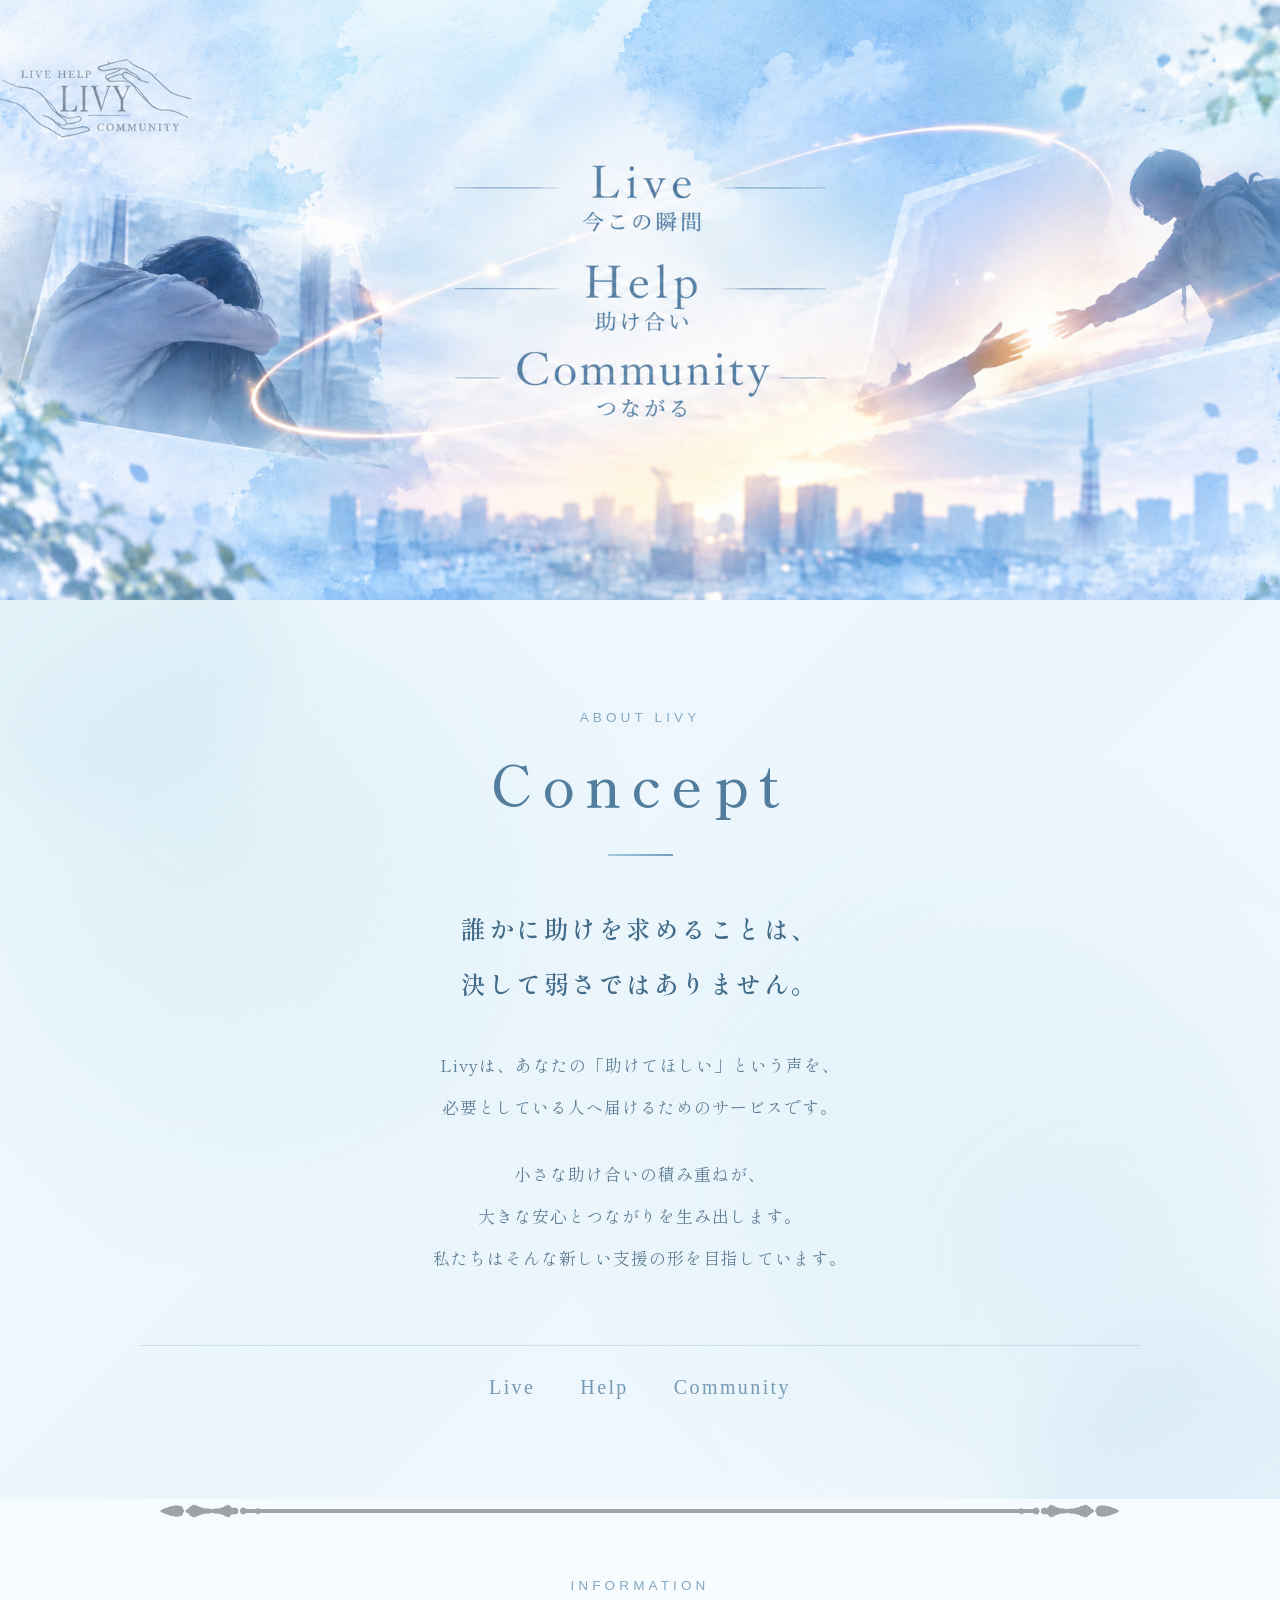
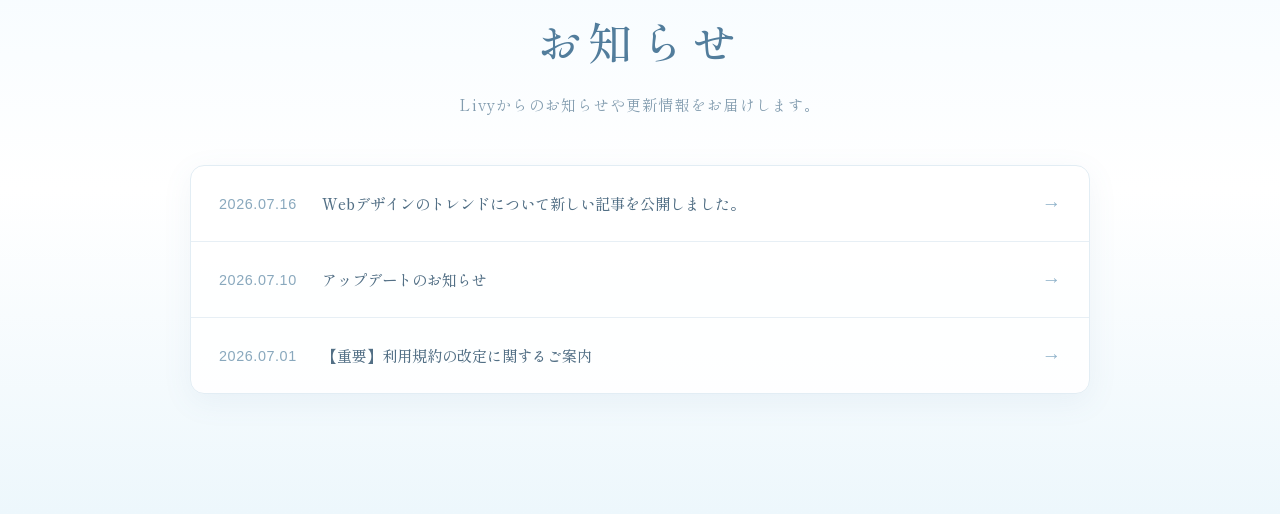
<file: front/templates/about.html>
<!DOCTYPE html>
<html lang="ja">
<head>
    <meta charset="UTF-8">
    <meta name="viewport" content="width=device-width, initial-scale=1.0">
    <title>Livy about</title>

    <!-- CSS -->
    <link rel="stylesheet" href="../static/css/common.css">
    <link rel="stylesheet" href="../static/css/about.css">

    <!-- Google Fonts -->
    <link rel="preconnect" href="https://fonts.googleapis.com">
    <link rel="preconnect" href="https://fonts.gstatic.com" crossorigin>
    <link href="https://fonts.googleapis.com/css2?family=Shippori+Mincho&display=swap" rel="stylesheet">
</head>

<body>

    <!-- ヘッダー -->
    <header class="livy_header">
        <img
            src="../static/image/livyheader.jpg"
            alt="Livy"
            class="livy_header_image"
        >
    </header>

    <main>
        <!-- コンセプト -->
        <section id="concept">
            <div class="concept_inner">

                <p class="section_subtitle">ABOUT LIVY</p>
                <h1>Concept</h1>
                <div class="concept_decoration"></div>

                <p class="concept_lead">
                    誰かに助けを求めることは、<br>
                    決して弱さではありません。
                </p>

                <p class="concept_text">
                    Livyは、あなたの「助けてほしい」という声を、<br>
                    必要としている人へ届けるためのサービスです。
                </p>

                <p class="concept_text">
                    小さな助け合いの積み重ねが、<br>
                    大きな安心とつながりを生み出します。<br>
                    私たちはそんな新しい支援の形を目指しています。
                </p>

                <div class="concept_message">
                    <span>Live</span>
                    <span>Help</span>
                    <span>Community</span>
                </div>

            </div>
        </section>

        <!-- セクション区切り -->
        <div id="line">
            <figure>
                <img src="../static/image/line.png" alt="">
            </figure>
        </div>

        <!-- お知らせ -->
        <section id="notice">
            <div class="notice_inner">
                <p class="section_subtitle">INFORMATION</p>
                <h1>お知らせ</h1>
                <p class="notice_description">
                    Livyからのお知らせや更新情報をお届けします。
                </p>

                <div class="news_wrapper">
                    <ul class="news_list">

                        <li class="news_item">
                            <a href="#" class="news_link">
                                <time class="news_date" datetime="2026-07-16">
                                    2026.07.16
                                </time>
                                <span class="news_title">
                                    Webデザインのトレンドについて新しい記事を公開しました。
                                </span>
                                <span class="news_arrow">→</span>
                            </a>
                        </li>

                        <li class="news_item">
                            <a href="#" class="news_link">
                                <time class="news_date" datetime="2026-07-10">
                                    2026.07.10
                                </time>
                                <span class="news_title">
                                    アップデートのお知らせ
                                </span>
                                <span class="news_arrow">→</span>
                            </a>
                        </li>

                        <li class="news_item">
                            <a href="#" class="news_link">
                                <time class="news_date" datetime="2026-07-01">
                                    2026.07.01
                                </time>
                                <span class="news_title">
                                    【重要】利用規約の改定に関するご案内
                                </span>
                                <span class="news_arrow">→</span>
                            </a>
                        </li>
                    </ul>
                </div>
            </div>
        </section>
    </main>

    <footer></footer>

</body>
</html>
</file>
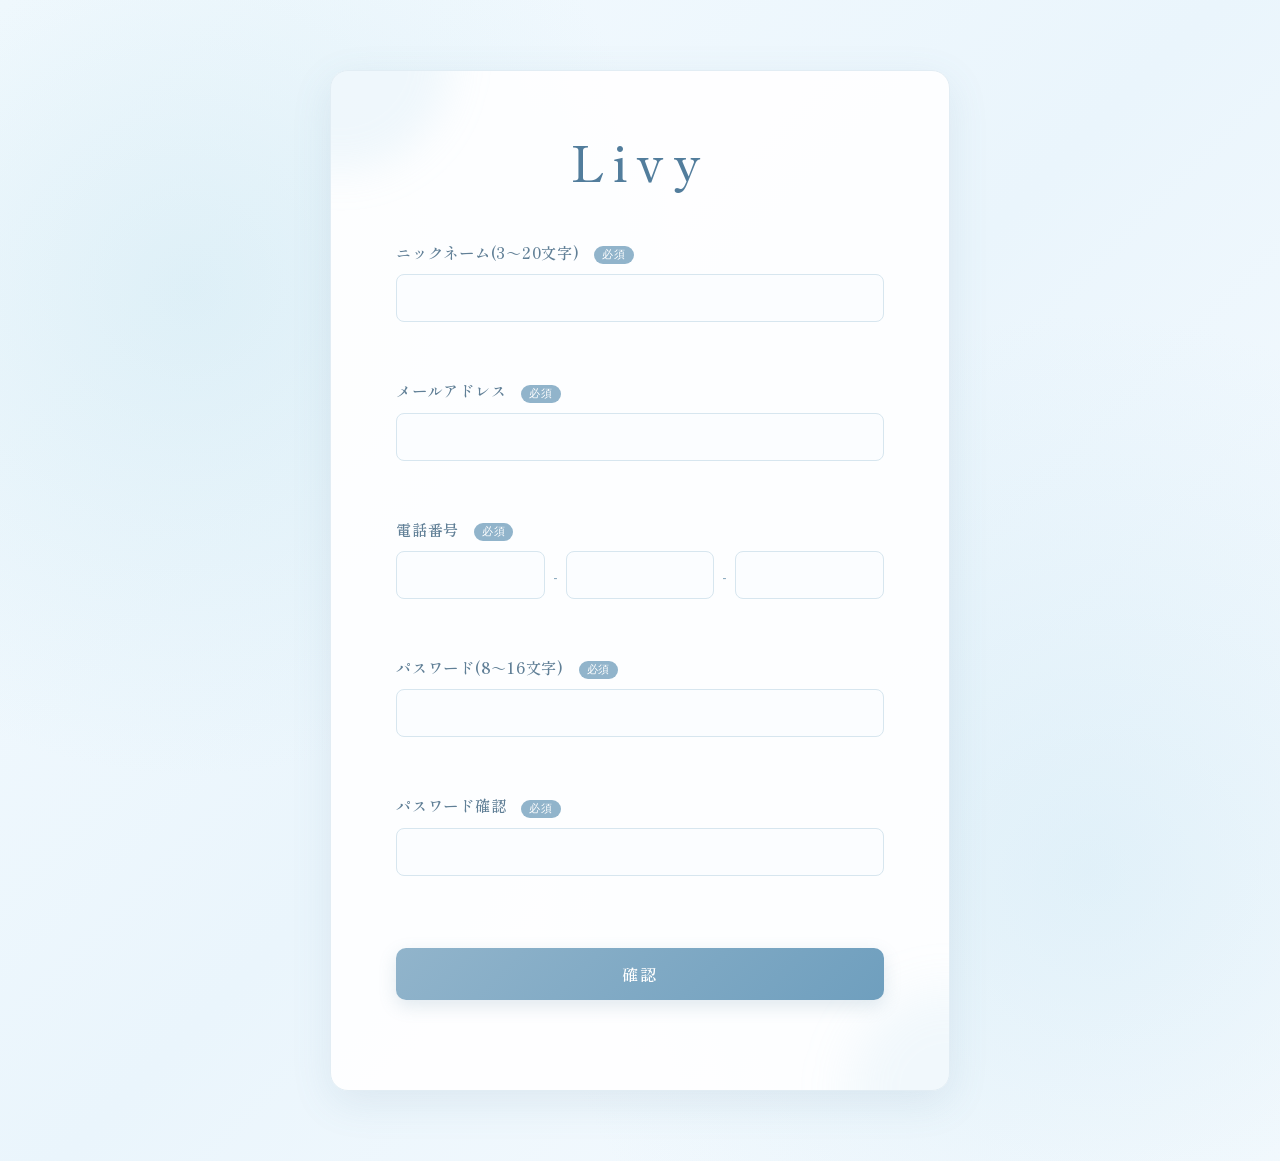
<file: front/templates/accountMake.html>
<!DOCTYPE html>
<html lang="ja">
<head>
    <meta charset="UTF-8">
    <meta name="viewport" content="width=device-width, initial-scale=1.0">
    <title>Livy 会員登録</title>

    <!-- CSS -->
    <link rel="stylesheet" href="../static/css/common.css">
    <link rel="stylesheet" href="../static/css/accountMake.css">

    <!-- Google Fonts -->
    <link rel="preconnect" href="https://fonts.googleapis.com">
    <link rel="preconnect" href="https://fonts.gstatic.com" crossorigin>
    <link href="https://fonts.googleapis.com/css2?family=Shippori+Mincho&display=swap" rel="stylesheet">

    <!-- JavaScript -->
    <script src="../static/js/accountMake.js" defer></script>

</head>

<body>

    <div class="card">
        <h1>Livy</h1>

        <form method="post" onsubmit="return chkAll()">
            <div class="control">
                <label for="nickname">
                    ニックネーム(3～20文字)
                    <span class="required">必須</span>
                </label>
                <input type="text"
                       name="nickname"
                       id="nickname"
                       minlength="3"
                       maxlength="20"
                       oninput="chkHissu('nickname')"
                       required>
                <div id="nicknameErrorMsg" class="errorMsg"></div>
            </div>

            <div class="control">
                <label for="mail">
                    メールアドレス
                    <span class="required">必須</span>
                </label>
                <input type="email"
                       name="mail"
                       id="mail"
                       oninput="chkmailHissu('mail')"
                       required>
                <div id="mailErrorMsg" class="errorMsg"></div>
            </div>

            <div class="control">
                <label for="denwabangou1">
                    電話番号
                    <span class="required">必須</span>
                </label>
                <div>
                    <input type="text"
                           name="denwabangou1"
                           id="denwabangou1"
                           size="4"
                           maxlength="4"
                           oninput="chksuuchiHissu()"
                           required>
                    -
                    <input type="text"
                           name="denwabangou2"
                           id="denwabangou2"
                           size="4"
                           maxlength="4"
                           oninput="chksuuchiHissu()"
                           required>
                    -
                    <input type="text"
                           name="denwabangou3"
                           id="denwabangou3"
                           size="4"
                           maxlength="4"
                           oninput="chksuuchiHissu()"
                           required>
                </div>
                <div id="denwabangouErrorMsg" class="errorMsg"></div>
            </div>

            <div class="control">
                <label for="password">
                    パスワード(8～16文字)
                    <span class="required">必須</span>
                </label>
                <input type="password"
                       name="password"
                       id="password"
                       minlength="8"
                       maxlength="16"
                       oninput="chkPassword()"
                       required>
                <div id="passwordErrorMsg" class="errorMsg"></div>
            </div>

            <div class="control">
                <label for="passcheck">
                    パスワード確認
                    <span class="required">必須</span>
                </label>
                <input type="password"
                       name="passcheck"
                       id="passcheck"
                       minlength="8"
                       maxlength="16"
                       oninput="chkPasswordCheck()"
                       required>
                <div id="passcheckErrorMsg" class="errorMsg"></div>
            </div>

            <div class="control">
                <button id="signupbutton" type="submit">確認</button>
            </div>

        </form>

    </div>

            <!-- 確認モーダル -->
        <div id="confirmModal" class="modal">
            <div class="modal_content">

                <p class="modal_subtitle">CONFIRMATION</p>
                <h2>入力内容の確認</h2>

                <div class="modal_line"></div>

                <div class="confirm_list">

                    <div class="confirm_item">
                        <span class="confirm_label">ニックネーム</span>
                        <span id="confirmNickname"></span>
                    </div>

                    <div class="confirm_item">
                        <span class="confirm_label">メールアドレス</span>
                        <span id="confirmMail"></span>
                    </div>

                    <div class="confirm_item">
                        <span class="confirm_label">電話番号</span>
                        <span id="confirmTel"></span>
                    </div>

                    <div class="confirm_item">
                        <span class="confirm_label">パスワード</span>
                        <span>●●●●●●●●</span>
                    </div>

                </div>

                <div class="modal_buttons">
                    <button type="button" id="changeButton">変更する</button>
                    <button type="button" id="registerButton">登録する</button>
                </div>

            </div>
        </div>

</body>
</html>
</file>
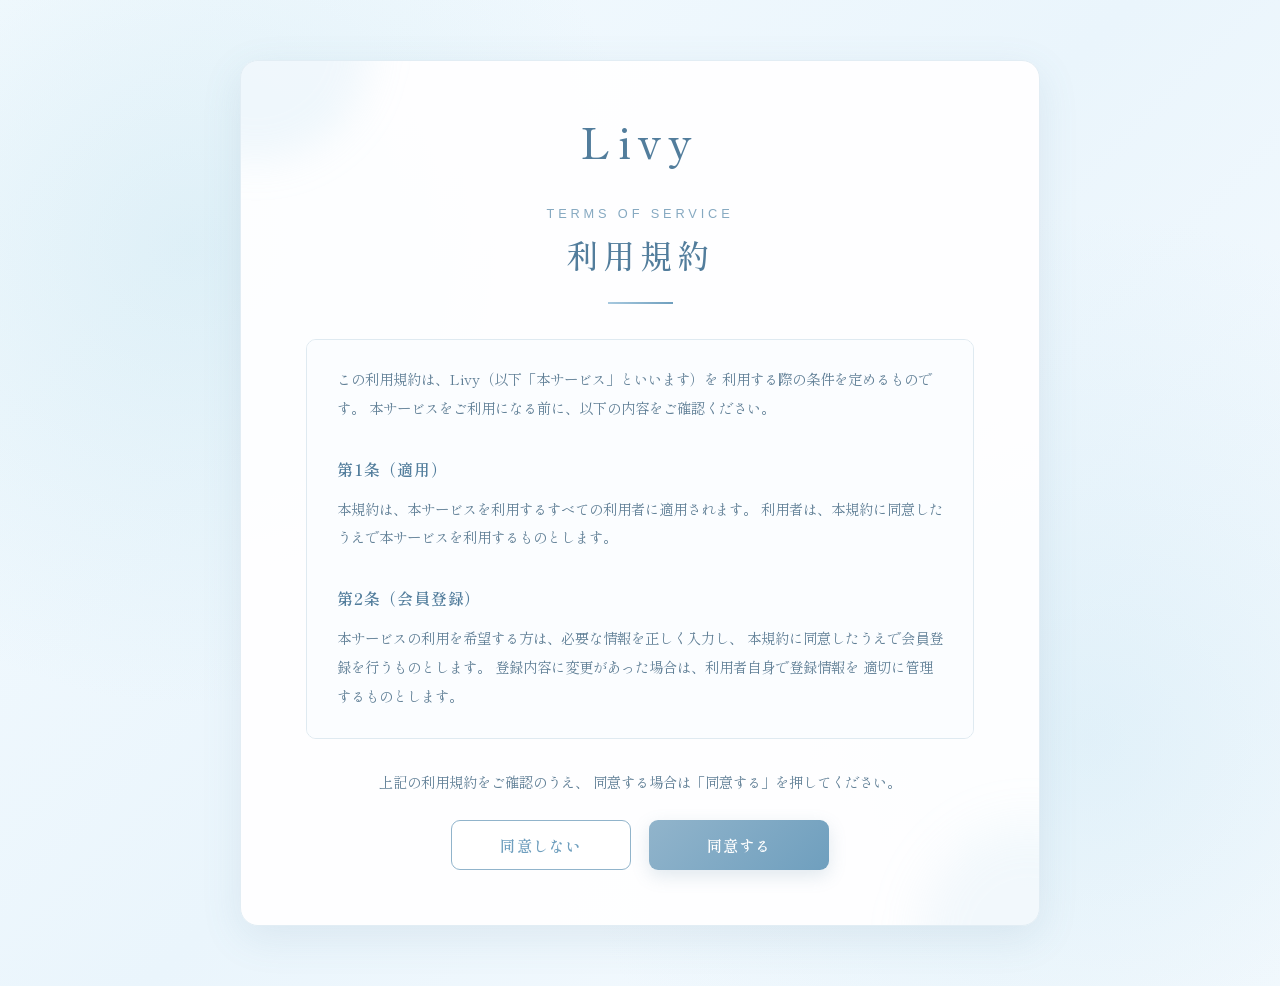
<file: front/templates/terms.html>
<!DOCTYPE html>
<html lang="ja">
<head>
    <meta charset="UTF-8">
    <meta name="viewport" content="width=device-width, initial-scale=1.0">
    <title>Livy 利用規約</title>

    <!-- CSS -->
    <link rel="stylesheet" href="../static/css/common.css">
    <link rel="stylesheet" href="../static/css/terms.css">

    <!-- Google Fonts -->
    <link rel="preconnect" href="https://fonts.googleapis.com">
    <link rel="preconnect" href="https://fonts.gstatic.com" crossorigin>
    <link href="https://fonts.googleapis.com/css2?family=Shippori+Mincho&display=swap" rel="stylesheet">

    <!-- JavaScript -->
    <script src="../static/js/terms.js" defer></script>
</head>

<body>

    <main class="terms">

        <div class="terms_card">

            <!-- タイトル -->
            <h1 class="logo">Livy</h1>

            <p class="section_subtitle">TERMS OF SERVICE</p>
            <h2>利用規約</h2>

            <div class="terms_line"></div>

            <!-- 利用規約本文 -->
            <div class="terms_content">

                <p>
                    この利用規約は、Livy（以下「本サービス」といいます）を
                    利用する際の条件を定めるものです。
                    本サービスをご利用になる前に、以下の内容をご確認ください。
                </p>

                <section>
                    <h3>第1条（適用）</h3>
                    <p>
                        本規約は、本サービスを利用するすべての利用者に適用されます。
                        利用者は、本規約に同意したうえで本サービスを利用するものとします。
                    </p>
                </section>

                <section>
                    <h3>第2条（会員登録）</h3>
                    <p>
                        本サービスの利用を希望する方は、必要な情報を正しく入力し、
                        本規約に同意したうえで会員登録を行うものとします。
                        登録内容に変更があった場合は、利用者自身で登録情報を
                        適切に管理するものとします。
                    </p>
                </section>

                <section>
                    <h3>第3条（アカウントの管理）</h3>
                    <p>
                        利用者は、メールアドレスやパスワードなどの
                        アカウント情報を適切に管理するものとします。
                        アカウントを第三者に譲渡、貸与または不正に利用させてはいけません。
                    </p>
                </section>

                <section>
                    <h3>第4条（依頼および支援）</h3>
                    <p>
                        利用者は、本サービスを通じて依頼の投稿や
                        支援への応募を行うことができます。
                        依頼内容や条件については、他の利用者に誤解を与えないよう、
                        正確な情報を掲載するものとします。
                    </p>
                </section>

                <section>
                    <h3>第5条（禁止事項）</h3>
                    <p>
                        利用者は、本サービスの利用にあたり、
                        以下の行為を行ってはいけません。
                    </p>

                    <ul>
                        <li>虚偽の情報を登録または掲載する行為</li>
                        <li>他の利用者になりすます行為</li>
                        <li>他の利用者に迷惑や不利益を与える行為</li>
                        <li>不正な目的で本サービスを利用する行為</li>
                        <li>本サービスの運営を妨害する行為</li>
                        <li>法令または公序良俗に反する行為</li>
                    </ul>
                </section>

                <section>
                    <h3>第6条（利用者間のやり取り）</h3>
                    <p>
                        利用者は、依頼や支援に関する内容、条件、金額などを
                        十分に確認したうえでやり取りを行うものとします。
                        他の利用者を尊重し、安全かつ適切に
                        本サービスを利用するものとします。
                    </p>
                </section>

                <section>
                    <h3>第7条（サービス内容の変更・停止）</h3>
                    <p>
                        本サービスは、必要に応じてサービス内容の変更、
                        一時停止または提供の終了を行う場合があります。
                    </p>
                </section>

                <section>
                    <h3>第8条（利用制限）</h3>
                    <p>
                        利用者が本規約に違反した場合や、
                        本サービスの安全な運営に支障を与えると判断された場合、
                        サービスの利用を制限することがあります。
                    </p>
                </section>

                <section>
                    <h3>第9条（個人情報の取扱い）</h3>
                    <p>
                        本サービスでは、会員登録やサービス提供に必要な範囲で
                        利用者の情報を取り扱います。
                        取得した情報は、本サービスの提供および運営に
                        必要な目的で利用するものとします。
                    </p>
                </section>

                <section>
                    <h3>第10条（規約の変更）</h3>
                    <p>
                        本サービスは、必要に応じて本規約の内容を
                        変更することがあります。
                        変更後の規約は、本サービス上に掲載された時点から
                        適用されるものとします。
                    </p>
                </section>

            </div>

            <!-- 確認 -->
            <p class="terms_confirmation">
                上記の利用規約をご確認のうえ、
                同意する場合は「同意する」を押してください。
            </p>

            <!-- ボタン -->
            <div class="terms_buttons">
                <button type="button" id="disagreeButton">
                    同意しない
                </button>

                <button type="button" id="agreeButton">
                    同意する
                </button>
            </div>

        </div>

    </main>

</body>
</html>
</file>
<file: front/static/css/common.css>
@charset "utf-8";

/* 共通 */

/* 全フォーカスの枠線を消す */
*:focus {
  outline: none;
}

/* 汎用エラー */
#dialog-btn-10 {
    background-color: #007bff;
    color: white;
    border: none;
    padding: 12px 24px;
    border-radius: 6px;
    cursor: pointer;
    font-size: 16px;
    font-weight: 500;
    transition: all 0.3s ease;
    min-width: 200px;
    min-height: 60px;
    display: inline-block;
    text-align: center;
    line-height: 1.4;
    vertical-align: middle;
}

#dialog-btn-10:hover {
    background-color: #0056b3;
    transform: translateY(-2px);
    box-shadow: 0 4px 12px rgba(0, 123, 255, 0.3);
}

#dialog-10 {
    display: none;
    position: fixed;
    z-index: 1000;
    left: 0;
    top: 0;
    width: 100%;
    height: 100%;
    background-color: rgba(0, 0, 0, 0.5);
    animation: fadeIn-10 0.3s;
}

#dialog-10 .dialog-content {
    background: rgba(255, 255, 255, 0.05);
    backdrop-filter: blur(20px);
    -webkit-backdrop-filter: blur(20px);
    border: 1px solid rgba(255, 255, 255, 0.2);
    border-radius: 20px;
    box-shadow: 0 8px 32px rgba(92, 24, 24, 0.37);
    overflow: hidden;
    width: 80%;
    max-width: 500px;
    margin: 8% auto;
    animation: slideInFromTop-10 0.2s ease-out;
}

#dialog-10 .glass-header {
    background: rgba(255, 255, 255, 0.1);
    color: #fff;
    padding: 20px;
    text-align: center;
    border-bottom: 1px solid rgba(255, 255, 255, 0.2);
    backdrop-filter: blur(10px);
    -webkit-backdrop-filter: blur(10px);
}

#dialog-10 .glass-header span {
    margin: 0;
    font-size: 20px;
    font-weight: 600;
    color: #fff;
    text-shadow: 0 2px 4px rgba(0, 0, 0, 0.4);
}

#dialog-10 .glass-body {
    padding: 20px;
    background: rgba(255, 255, 255, 0.05);
}

#dialog-10 .glass-body p {
    margin: 0;
    line-height: 1.6;
    color: #fff;
    text-align: center;
    text-shadow: 0 2px 4px rgba(0, 0, 0, 0.5);
}

#dialog-10 .glass-footer {
    padding: 20px;
    text-align: center;
    background: rgba(255, 255, 255, 0.1);
    border-top: 1px solid rgba(255, 255, 255, 0.2);
}

#dialog-10 .glass-btn {
    background: rgba(255, 255, 255, 0.2);
    color: #fff;
    border: 1px solid rgba(255, 255, 255, 0.3);
    padding: 10px 20px;
    border-radius: 12px;
    cursor: pointer;
    font-size: 14px;
    font-weight: 500;
    transition: all 0.3s ease;
    backdrop-filter: blur(10px);
    -webkit-backdrop-filter: blur(10px);
    text-shadow: 0 2px 4px rgba(0, 0, 0, 0.5);
}

#dialog-10 .glass-btn:hover {
    background: rgba(255, 255, 255, 0.3);
    transform: translateY(-2px);
    box-shadow: 0 5px 15px rgba(0, 0, 0, 0.2);
}

@keyframes fadeIn-10 {
    from { opacity: 0; }
    to { opacity: 1; }
}

@keyframes slideInFromTop-10 {
    from {
        transform: translateY(-50px);
        opacity: 0;
    }
    to {
        transform: translateY(0);
        opacity: 1;
    }
}

@media (max-width: 768px) {
    #dialog-10 .dialog-content {
        width: 90%;
        margin: 15% auto;
    }

    #dialog-10 .glass-header span {
        font-size: 18px;
    }

    #dialog-10 .glass-body p {
        font-size: 14px;
    }
}
/* 汎用エラー */




/* fonts */
.shippori-mincho-regular {
  font-family: "Shippori Mincho", serif;
  font-weight: 400;
  font-style: normal;
}
</file>
<file: front/static/css/about.css>
@charset "utf-8";

/* 全体 */
body {
    background-attachment: fixed;
    overflow-y: auto;
    user-select: none;
    margin: 0;
    color: #526f85;
    font-family: "Shippori Mincho", serif;
    background-color: #f4faff;
}

/* ヘッダー */
.livy_header {
    width: 100%;
    height: 600px;
    overflow: hidden;
    position: relative;
    background-color: #eaf6fc;
}

.livy_header .livy_header_image {
    display: block;
    width: 100%;
    height: 100%;
    object-fit: cover;
    object-position: center;
}

/* メイン */
main {
    width: 100%;
    display: flex;
    flex-direction: column;
    align-items: center;
    padding: 0;
    margin: 0;
    gap: 0;
    box-sizing: border-box;
}

/* オーバーレイ */
#overlay {
    display: none;
}

/* コンセプト */
section#concept {
    position: relative;
    width: 100%;
    min-height: 620px;
    padding: 110px 20px 100px;
    box-sizing: border-box;
    display: flex;
    justify-content: center;
    align-items: center;
    text-align: center;
    background:
        radial-gradient(
            circle at 15% 25%,
            rgba(173, 216, 230, 0.28),
            transparent 35%
        ),
        radial-gradient(
            circle at 85% 75%,
            rgba(190, 224, 240, 0.35),
            transparent 40%
        ),
        linear-gradient(
            135deg,
            #f5fbff,
            #eaf5fc,
            #f9fcff
        );
    overflow: hidden;
}

/* コンセプト装飾 */
section#concept::before {
    content: "";
    position: absolute;
    width: 380px;
    height: 380px;
    top: -180px;
    left: -100px;
    border-radius: 50%;
    background: rgba(160, 207, 231, 0.13);
    filter: blur(30px);
}

section#concept::after {
    content: "";
    position: absolute;
    width: 350px;
    height: 350px;
    right: -100px;
    bottom: -180px;
    border-radius: 50%;
    background: rgba(160, 207, 231, 0.16);
    filter: blur(35px);
}

/* コンセプト内容 */
section#concept .concept_inner {
    position: relative;
    z-index: 1;
    width: 100%;
    max-width: 1000px;
    margin: 0 auto;
}

/* コンセプト小見出し */
section#concept .section_subtitle {
    margin: 0 0 15px;
    color: #86a9c1;
    font-family: Arial, sans-serif;
    font-size: 0.85rem;
    font-weight: 500;
    letter-spacing: 0.3em;
}

/* コンセプトタイトル */
section#concept h1 {
    margin: 0;
    color: #527d9c;
    font-size: 3.6rem;
    font-weight: 500;
    letter-spacing: 0.18em;
    text-shadow: none;
}

/* コンセプト装飾ライン */
section#concept .concept_decoration {
    width: 65px;
    height: 2px;
    margin: 30px auto 45px;
    background: linear-gradient(
        to right,
        #a7c9df,
        #6f9fbe
    );
}

/* コンセプトメインメッセージ */
section#concept .concept_lead {
    margin: 0 0 35px;
    color: #426b89;
    font-size: 1.55rem;
    font-weight: 600;
    line-height: 2.2;
    letter-spacing: 0.1em;
    text-shadow: none;
}

/* コンセプト説明文 */
section#concept .concept_text {
    margin: 0 0 25px;
    color: #607f96;
    font-size: 1.05rem;
    line-height: 2.5;
    letter-spacing: 0.06em;
    text-shadow: none;
}

/* Livyの意味 */
section#concept .concept_message {
    display: flex;
    justify-content: center;
    align-items: center;
    gap: 45px;
    margin-top: 65px;
    padding-top: 30px;
    border-top: 1px solid rgba(112, 158, 188, 0.25);
}

section#concept .concept_message span {
    color: #789bb5;
    font-family: Georgia, serif;
    font-size: 1.25rem;
    letter-spacing: 0.12em;
}

/* 区切り線 */
div#line {
    width: 100%;
    display: flex;
    justify-content: center;
    align-items: center;
    padding: 5px 0;
    margin: 0;
    background-color: #f5fbff;
}

div#line figure {
    width: 75%;
    max-width: 1000px;
    margin: 0;
}

div#line img {
    display: block;
    width: 100%;
    height: auto;
    opacity: 0.35;
}

/* お知らせ */
section#notice {
    width: 100%;
    padding: 55px 20px 120px;
    box-sizing: border-box;
    display: flex;
    flex-direction: column;
    align-items: center;
    text-align: center;
    background: linear-gradient(
        180deg,
        #f5fbff,
        #ffffff 45%,
        #edf7fc
    );
}

/* お知らせ内容 */
section#notice .notice_inner {
    width: 100%;
    max-width: 900px;
    margin: 0 auto;
}

/* お知らせ小見出し */
section#notice .section_subtitle {
    margin: 0 0 15px;
    color: #86a9c1;
    font-family: Arial, sans-serif;
    font-size: 0.85rem;
    font-weight: 500;
    letter-spacing: 0.3em;
}

/* お知らせタイトル */
section#notice h1 {
    margin: 0;
    color: #527d9c;
    font-size: 2.8rem;
    font-weight: 500;
    letter-spacing: 0.15em;
}

/* お知らせ説明 */
section#notice .notice_description {
    margin: 20px 0 50px;
    color: #829caf;
    font-size: 0.95rem;
    letter-spacing: 0.08em;
}

/* お知らせリスト */
section#notice .news_wrapper {
    width: 100%;
    margin: 0 auto;
    padding: 0;
    box-sizing: border-box;
}

section#notice .news_list {
    list-style: none;
    padding: 0;
    margin: 0;
    background: rgba(255, 255, 255, 0.9);
    border: 1px solid #e2edf4;
    border-radius: 14px;
    box-shadow: 0 8px 30px rgba(91, 132, 160, 0.08);
    overflow: hidden;
}

/* お知らせ項目 */
section#notice .news_item {
    border-bottom: 1px solid #e7eff5;
}

section#notice .news_item:last-child {
    border-bottom: none;
}

/* お知らせリンク */
section#notice .news_link {
    display: flex;
    align-items: center;
    gap: 25px;
    min-height: 75px;
    padding: 18px 28px;
    box-sizing: border-box;
    text-decoration: none;
    color: #526f85;
    transition:
        background-color 0.3s ease,
        padding 0.3s ease;
}

section#notice .news_link:hover {
    background-color: #f2f9fd;
    padding-left: 35px;
}

/* お知らせ日付 */
section#notice .news_date {
    flex-shrink: 0;
    color: #89a8bd;
    font-family: Arial, sans-serif;
    font-size: 0.9rem;
    letter-spacing: 0.04em;
}

/* お知らせタイトル */
section#notice .news_title {
    flex: 1;
    min-width: 0;
    color: #526f85;
    font-size: 0.95rem;
    font-weight: 500;
    text-align: left;
    line-height: 1.8;
}

/* お知らせ矢印 */
section#notice .news_arrow {
    flex-shrink: 0;
    color: #91b4cb;
    font-family: Arial, sans-serif;
    font-size: 1.2rem;
    transition: transform 0.3s ease;
}

section#notice .news_link:hover .news_arrow {
    transform: translateX(5px);
}
</file>
<file: front/static/css/accountMake.css>
@charset "utf-8";

/* 全体 */
body {
    min-height: 100vh;
    margin: 0;
    padding: 70px 20px;
    box-sizing: border-box;
    display: flex;
    justify-content: center;
    align-items: center;
    color: #526f85;
    font-family: "Shippori Mincho", serif;
    background:
        radial-gradient(circle at 15% 25%, rgba(173, 216, 230, 0.28), transparent 35%),
        radial-gradient(circle at 85% 75%, rgba(190, 224, 240, 0.35), transparent 40%),
        linear-gradient(135deg, #f5fbff, #eaf5fc, #f9fcff);
}

/* 会員登録カード */
.card {
    position: relative;
    width: 100%;
    max-width: 620px;
    padding: 55px 65px 60px;
    box-sizing: border-box;
    background-color: rgba(255, 255, 255, 0.92);
    border: 1px solid #e2edf4;
    border-radius: 18px;
    box-shadow: 0 12px 40px rgba(91, 132, 160, 0.12);
    overflow: hidden;
}

/* カード背景装飾 */
.card::before {
    content: "";
    position: absolute;
    width: 220px;
    height: 220px;
    top: -120px;
    left: -100px;
    border-radius: 50%;
    background: rgba(160, 207, 231, 0.15);
    filter: blur(20px);
}

.card::after {
    content: "";
    position: absolute;
    width: 200px;
    height: 200px;
    right: -100px;
    bottom: -100px;
    border-radius: 50%;
    background: rgba(160, 207, 231, 0.13);
    filter: blur(25px);
}

/* Livyタイトル */
.card > h1 {
    position: relative;
    z-index: 1;
    margin: 0 0 45px;
    color: #527d9c;
    font-size: 3rem;
    font-weight: 500;
    letter-spacing: 0.18em;
    text-align: center;
}

/* フォーム */
.card form {
    position: relative;
    z-index: 1;
}

/* 入力項目 */
.control {
    margin-bottom: 30px;
}

/* ラベル */
.control label {
    display: block;
    margin-bottom: 10px;
    color: #607f96;
    font-size: 0.95rem;
    font-weight: 600;
    letter-spacing: 0.05em;
}

/* 必須 */
.required {
    display: inline-block;
    margin-left: 10px;
    padding: 2px 8px;
    color: #ffffff;
    background-color: #91b4cb;
    border-radius: 10px;
    font-family: Arial, sans-serif;
    font-size: 0.68rem;
    font-weight: normal;
    vertical-align: middle;
}

/* 入力欄 */
.control input {
    width: 100%;
    height: 48px;
    padding: 0 15px;
    box-sizing: border-box;
    color: #526f85;
    background-color: #fbfdff;
    border: 1px solid #d7e6ef;
    border-radius: 8px;
    font-family: Arial, sans-serif;
    font-size: 1rem;
    outline: none;
    transition:
        border-color 0.3s ease,
        box-shadow 0.3s ease,
        background-color 0.3s ease;
}

/* 入力中 */
.control input:focus {
    border-color: #91b4cb;
    background-color: #ffffff;
    box-shadow: 0 0 0 3px rgba(145, 180, 203, 0.15);
}

/* 電話番号 */
.control div:has(#denwabangou1) {
    display: flex;
    align-items: center;
    gap: 8px;
    color: #89a8bd;
}

/* 電話番号入力欄 */
#denwabangou1,
#denwabangou2,
#denwabangou3 {
    flex: 1;
    width: 0;
    text-align: center;
}

/* エラー時 */
.control input.errorBg {
    border-color: #d99b9b;
    background-color: #fff8f8;
    box-shadow: 0 0 0 3px rgba(217, 155, 155, 0.12);
}

/* エラーメッセージ */
.errorMsg {
    min-height: 20px;
    margin-top: 7px;
    color: #c47777;
    font-family: Arial, sans-serif;
    font-size: 0.8rem;
    letter-spacing: 0.03em;
}

/* 確認ボタン */
#signupbutton {
    width: 100%;
    height: 52px;
    margin-top: 15px;
    color: #ffffff;
    background: linear-gradient(135deg, #91b4cb, #6f9fbe);
    border: none;
    border-radius: 10px;
    font-family: "Shippori Mincho", serif;
    font-size: 1rem;
    font-weight: 600;
    letter-spacing: 0.15em;
    cursor: pointer;
    box-shadow: 0 6px 18px rgba(91, 132, 160, 0.18);
    transition:
        transform 0.3s ease,
        box-shadow 0.3s ease,
        background 0.3s ease;
}

/* 確認ボタン ホバー */
#signupbutton:hover {
    transform: translateY(-2px);
    background: linear-gradient(135deg, #86abc4, #628fac);
    box-shadow: 0 9px 22px rgba(91, 132, 160, 0.24);
}

/* 確認ボタンを押した時 */
#signupbutton:active {
    transform: translateY(0);
}

/* 確認モーダル */
.modal {
    display: none;
    position: fixed;
    top: 0;
    left: 0;
    width: 100%;
    height: 100%;
    background-color: rgba(70, 100, 120, 0.25);
    backdrop-filter: blur(4px);
    justify-content: center;
    align-items: center;
    z-index: 1000;
}

/* モーダル本体 */
.modal_content {
    width: 90%;
    max-width: 540px;
    padding: 45px 50px;
    box-sizing: border-box;
    background-color: rgba(255, 255, 255, 0.97);
    border: 1px solid #e2edf4;
    border-radius: 18px;
    box-shadow: 0 15px 45px rgba(91, 132, 160, 0.20);
    text-align: center;
}

/* CONFIRMATION */
.modal_subtitle {
    margin: 0 0 10px;
    color: #86a9c1;
    font-family: Arial, sans-serif;
    font-size: 0.8rem;
    letter-spacing: 0.3em;
}

/* タイトル */
.modal_content h2 {
    margin: 0;
    color: #527d9c;
    font-size: 1.8rem;
    font-weight: 500;
    letter-spacing: 0.12em;
}

/* タイトル下の線 */
.modal_line {
    width: 55px;
    height: 2px;
    margin: 22px auto 35px;
    background: linear-gradient(to right, #a7c9df, #6f9fbe);
}

/* 確認内容 */
.confirm_list {
    width: 100%;
    margin-bottom: 40px;
}

/* 1項目 */
.confirm_item {
    display: flex;
    padding: 18px 5px;
    border-bottom: 1px solid #e7eff5;
    text-align: left;
}

/* 項目名 */
.confirm_label {
    width: 145px;
    flex-shrink: 0;
    color: #789bb5;
    font-weight: 600;
}

/* 入力内容 */
.confirm_item span:last-child {
    color: #526f85;
    word-break: break-all;
}

/* ボタンエリア */
.modal_buttons {
    display: flex;
    justify-content: center;
    gap: 15px;
}

/* 共通ボタン */
.modal_buttons button {
    width: 160px;
    height: 48px;
    border-radius: 9px;
    font-family: "Shippori Mincho", serif;
    font-size: 0.95rem;
    letter-spacing: 0.08em;
    cursor: pointer;
    transition:
        transform 0.3s ease,
        box-shadow 0.3s ease;
}

/* 変更する */
#changeButton {
    color: #6f9fbe;
    background-color: #ffffff;
    border: 1px solid #91b4cb;
}

/* 登録する */
#registerButton {
    color: #ffffff;
    background: linear-gradient(135deg, #91b4cb, #6f9fbe);
    border: none;
    box-shadow: 0 6px 18px rgba(91, 132, 160, 0.18);
}

/* ボタンホバー */
.modal_buttons button:hover {
    transform: translateY(-2px);
}
</file>
<file: front/static/css/terms.css>
@charset "utf-8";

/* 全体 */
body {
    min-height: 100vh;
    margin: 0;
    padding: 60px 20px;
    box-sizing: border-box;
    color: #526f85;
    font-family: "Shippori Mincho", serif;
    background:
        radial-gradient(
            circle at 15% 25%,
            rgba(173, 216, 230, 0.28),
            transparent 35%
        ),
        radial-gradient(
            circle at 85% 75%,
            rgba(190, 224, 240, 0.35),
            transparent 40%
        ),
        linear-gradient(
            135deg,
            #f5fbff,
            #eaf5fc,
            #f9fcff
        );
}

/* 利用規約画面 */
.terms {
    width: 100%;
    display: flex;
    justify-content: center;
    align-items: center;
}

/* 利用規約カード */
.terms_card {
    position: relative;
    width: 100%;
    max-width: 800px;
    padding: 50px 65px 55px;
    box-sizing: border-box;
    background-color: rgba(255, 255, 255, 0.94);
    border: 1px solid #e2edf4;
    border-radius: 18px;
    box-shadow: 0 12px 40px rgba(91, 132, 160, 0.12);
    overflow: hidden;
}

/* 背景装飾 */
.terms_card::before {
    content: "";
    position: absolute;
    width: 230px;
    height: 230px;
    top: -130px;
    left: -100px;
    border-radius: 50%;
    background: rgba(160, 207, 231, 0.15);
    filter: blur(20px);
}

.terms_card::after {
    content: "";
    position: absolute;
    width: 220px;
    height: 220px;
    right: -100px;
    bottom: -120px;
    border-radius: 50%;
    background: rgba(160, 207, 231, 0.13);
    filter: blur(25px);
}

/* Livyロゴ */
.logo {
    position: relative;
    z-index: 1;
    margin: 0 0 35px;
    color: #527d9c;
    font-size: 2.6rem;
    font-weight: 500;
    letter-spacing: 0.18em;
    text-align: center;
}

/* TERMS OF SERVICE */
.section_subtitle {
    position: relative;
    z-index: 1;
    margin: 0 0 10px;
    color: #86a9c1;
    font-family: Arial, sans-serif;
    font-size: 0.8rem;
    font-weight: 500;
    letter-spacing: 0.3em;
    text-align: center;
}

/* 利用規約タイトル */
.terms_card > h2 {
    position: relative;
    z-index: 1;
    margin: 0;
    color: #527d9c;
    font-size: 2rem;
    font-weight: 500;
    letter-spacing: 0.15em;
    text-align: center;
}

/* タイトル下の線 */
.terms_line {
    position: relative;
    z-index: 1;
    width: 65px;
    height: 2px;
    margin: 25px auto 35px;
    background: linear-gradient(
        to right,
        #a7c9df,
        #6f9fbe
    );
}

/* 利用規約本文 */
.terms_content {
    position: relative;
    z-index: 1;
    height: 400px;
    padding: 25px 30px;
    box-sizing: border-box;
    overflow-y: auto;
    color: #607f96;
    background-color: #fbfdff;
    border: 1px solid #dfeaf1;
    border-radius: 10px;
    font-size: 0.9rem;
    line-height: 2;
}

/* 冒頭文 */
.terms_content > p:first-child {
    margin-top: 0;
}

/* 各条項 */
.terms_content section {
    margin-top: 30px;
}

/* 条項タイトル */
.terms_content h3 {
    margin: 0 0 10px;
    color: #527d9c;
    font-size: 1rem;
    font-weight: 600;
    letter-spacing: 0.05em;
}

/* 本文 */
.terms_content p {
    margin: 0;
}

/* 禁止事項リスト */
.terms_content ul {
    margin: 12px 0 0;
    padding-left: 25px;
}

.terms_content li {
    margin-bottom: 6px;
}

/* スクロールバー */
.terms_content::-webkit-scrollbar {
    width: 7px;
}

.terms_content::-webkit-scrollbar-track {
    background-color: #f1f7fb;
    border-radius: 10px;
}

.terms_content::-webkit-scrollbar-thumb {
    background-color: #b9d2e1;
    border-radius: 10px;
}

.terms_content::-webkit-scrollbar-thumb:hover {
    background-color: #91b4cb;
}

/* 確認メッセージ */
.terms_confirmation {
    position: relative;
    z-index: 1;
    margin: 30px 0 25px;
    color: #607f96;
    font-size: 0.9rem;
    line-height: 1.8;
    text-align: center;
}

/* ボタンエリア */
.terms_buttons {
    position: relative;
    z-index: 1;
    display: flex;
    justify-content: center;
    gap: 18px;
}

/* 共通ボタン */
.terms_buttons button {
    width: 180px;
    height: 50px;
    border-radius: 9px;
    font-family: "Shippori Mincho", serif;
    font-size: 0.95rem;
    font-weight: 600;
    letter-spacing: 0.08em;
    cursor: pointer;
    transition:
        transform 0.3s ease,
        box-shadow 0.3s ease,
        background-color 0.3s ease;
}

/* 同意しない */
#disagreeButton {
    color: #6f9fbe;
    background-color: #ffffff;
    border: 1px solid #91b4cb;
}

/* 同意しない ホバー */
#disagreeButton:hover {
    background-color: #f4f9fc;
    transform: translateY(-2px);
}

/* 同意する */
#agreeButton {
    color: #ffffff;
    background: linear-gradient(
        135deg,
        #91b4cb,
        #6f9fbe
    );
    border: none;
    box-shadow: 0 6px 18px rgba(91, 132, 160, 0.18);
}

/* 同意する ホバー */
#agreeButton:hover {
    background: linear-gradient(
        135deg,
        #86abc4,
        #628fac
    );
    box-shadow: 0 9px 22px rgba(91, 132, 160, 0.24);
    transform: translateY(-2px);
}

/* ボタンを押した時 */
.terms_buttons button:active {
    transform: translateY(0);
}
</file>
